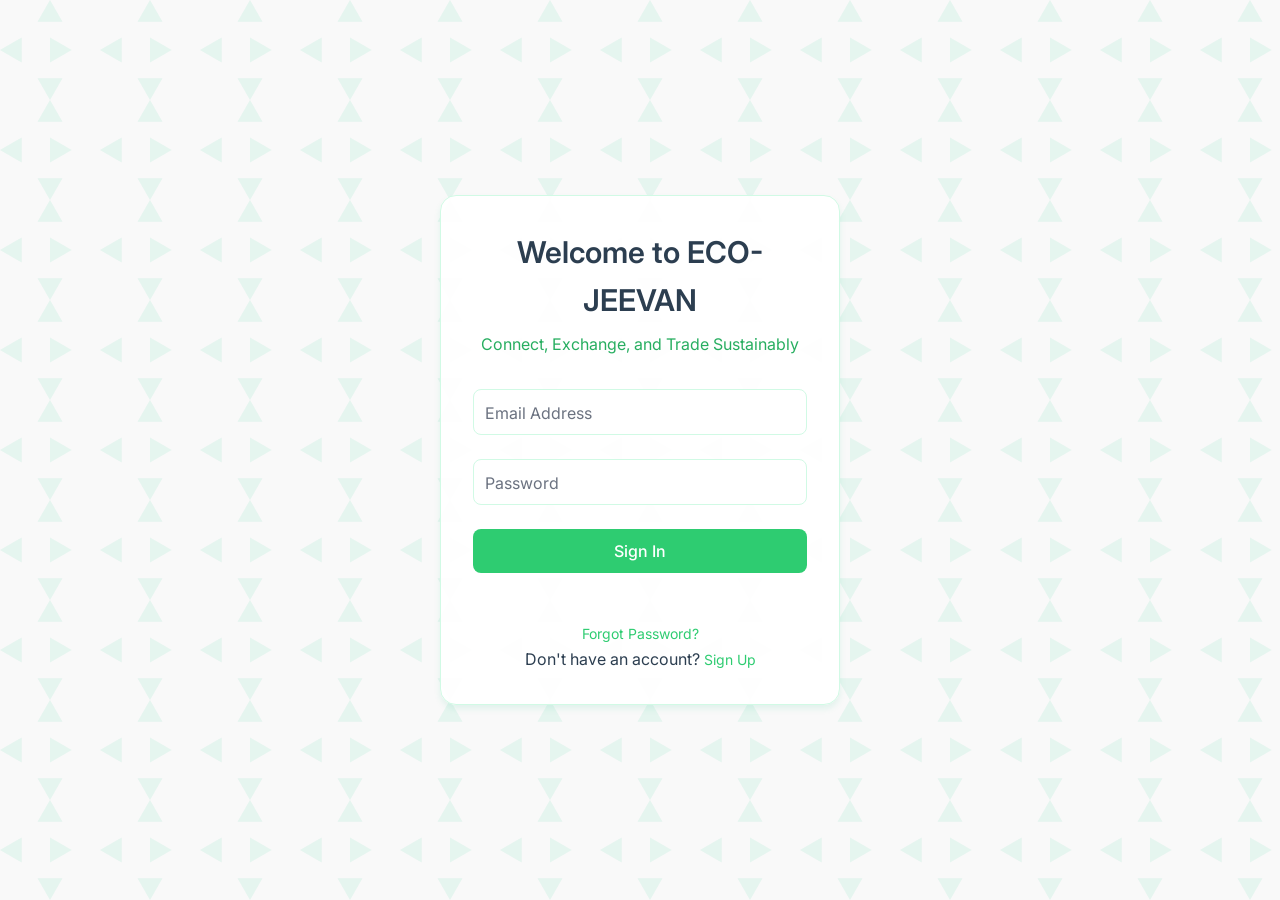
<file: index.html>
<!DOCTYPE html>
<html lang="en">

<head>
    <meta charset="UTF-8">
    <meta name="viewport" content="width=device-width, initial-scale=1.0">
    <title><U>ECO-JEEVAN</U>></title>
    <link rel="stylesheet" href="styles.css">
    <link href="https://fonts.googleapis.com/css2?family=Inter:wght@400;500;600&display=swap" rel="stylesheet">
    <script src="auth.js" defer></script>


</head>

<body style="opacity: 1">
    <div class="background-slideshow" id="backgroundSlideshow"></div>
    <nav class="navbar">
        <div class="logo">
            <h1>ECO-JEEVAN</h1>
        </div>
        <div class="nav-links">
            <a href="index.html"><u>Home</u></a>
            <a href="browse.html"><u>About</u></a>
            <a href="donation.html"><u>Donation</u> </a>
            <!--<a href="selling.html">Selling  </a>-->
            <a href="ewaste.html"><u>E-waste</u> </a>
            <a href="Refurbished.html"><u>Refurbished</u></a>
            <a href="profile.html" id="profileLink"><u>Profile</u></a>
            <!--<a href="login.html" id="logoutLink">Logout</a>-->
        </div>
    </nav>

    <main class="main-content">
        <div class="search-bar">
            <input type="text" placeholder="Search for sustainable items...">
            <select>
                <option value="all">All Categories</option>
                <option value="About E- Waste"> About E-Waste</option>
                <option value="Donation">Donation</option>
                <option value=" Refurbished">Refurbished</option>
                </option>
            </select>
        </div>
        <div>
            <h4 class="section-title">
                <i>
                  <b> <u> "Introduction....."</u></b>
                </i>
            </h4>
            <div class="category-card">
                <p>
                    <i>
                        <b>
                            Welcome to EcoRevive - Reuse. Refurbish. Recycle.

                            At EcoRevive, we believe in giving technology a second life. Our platform offers a smart,
                            sustainable solution for e-waste management-whether you're looking to donate unused
                            electronics, buy reliable refurbished products at great prices, or responsibly dispose of
                            old devices.

                            We connect donors, buyers, collectors, and certified dealers in one easy-to-use space. By
                            extending the life of electronics, we reduce waste, support communities, and protect the
                            environment.

                            Be a part of the change-donate, shop, or recycle today with EcoRevive.

                        </b>
                    </i>
                </p>

                <img scr="" alt="" height="">
            </div>
        </div>

        <!--#supporter's name and logo -->

        <section class="category-section">
            <h2 class="section-title">Suppoters </h2>
            <div class="category-grid">
                <div class="category-card">
                    <img src="assests/epa.png" />
                    <h3>EPA</h3>
                </div>
                <div class="category-card">
                    <img src="assests/gesp.png" />
                    <h3>GESP</h3>
                </div>
                <div class="category-card">
                    <img src="assests/iswa.png" />
                    <h3>ISWA</h3>
                </div>
                <div class="category-card">
                    <img src="assests/JSMCWM.png" />
                    <h3>JSMCWM</h3>
                </div>
                <div class="category-card">
                    <img src="assests/SAICM.png" />
                    <h3>SAICM</h3>
                </div>
                <div class="category-card">
                    <img src="assests/UNEMG.png" />
                    <h3>UNEMG</h3>
                </div>
                <div class="category-card">
                    <img src="assests/UNEP.png" />
                    <h3>UNEP</h3>
                </div>
            </div>
        </section>
        <!-- e waste details -->
        <div>
            <h4 class="section-title">
                <i>
                    <u><b>"E-Waste"</b></u>
                </i>
            </h4>
            <div class="category-card">
                <p>
                    <b>
                        <u>What is E-Waste?</u>
                        E-Waste (Electronic Waste) refers to discarded electrical or electronic devices. It includes
                        anything with a plug or battery that is no longer wanted or functioning.

                        <u>Examples:</u>

                        Computers, mobile phones, printers
                        <a href="browse.html">to read more.. </a>
                    </b>
                </p>
            </div>
        </div>
        <!--Iteams to buy sell or donate -->

        <!-- DONATION SECTIONS-->
        <section class="featured-section">
            <h2 class="section-title"><u>DONATION , SELLING , REFURNISHED PRODUCT</u> </h2>
            <div class="items-grid">
                <div class="item-card">
                    <div class="item-image">
                        <img src="assests/laptop.jpg" />
                    </div>
                    <div class="item-details">
                        <h3 class="item-title">Laptop </h3>
                        <p class="item-price"></p>
                        <p class="item-time">Click here to help someone usefull</p>
                        <button class="bid-btn">Contact us now</button>
                        <button class="details-btn">Direct Contact </button>
                    </div>
                </div>

                <div class="item-card">
                    <div class="item-image">
                        <img src="assests/keyboard.jpg" />
                    </div>
                    <div class="item-details">
                        <h3 class="item-title">Keyboard</h3>
                        <p class="item-price"></p>
                        <p class="item-time">Click here to help someone usefull</p>
                        <button class="bid-btn">Contact us now</button>
                        <button class="details-btn">Direct Contact </button>
                    </div>
                </div>

                <div class="item-card">
                    <div class="item-image">
                        <img src="assests/mouse.jpg" />
                    </div>
                    <div class="item-details">
                        <h3 class="item-title">Mouse</h3>
                        <p class="item-price"></p>
                        <p class="item-time">Click here to help someone usefull</p>
                        <button class="bid-btn">Contact us now</button>
                        <button class="details-btn">Direct Contact </button>
                    </div>

                </div>
                <!--       -->
                <div class="item-card">
                    <div class="item-image">
                        <img src="assests/monitor.jpg" />
                    </div>
                    <div class="item-details">
                        <h3 class="item-title">Monitor</h3>
                        <p class="item-price"></p>
                        <p class="item-time">Click here to help someone usefull</p>
                        <button class="bid-btn">Contact Us Now</button>
                        <button class="details-btn">Direct Contact</button>
                    </div>
                </div>
                <!--           -->
                <div class="item-card">
                    <div class="item-image">
                        <img src="assests/powersuply.jpg" />
                    </div>
                    <div class="item-details">
                        <h3 class="item-title">Power supply</h3>
                        <p class="item-price"></p>
                        <p class="item-time">Click here to help someone usefull</p>
                        <button class="bid-btn">Contact Us Now</button>
                        <button class="details-btn">Direct Contact</button>
                    </div>
                </div>

                <!-- SELLING ITEMS-->


            </div>
            <!--   why is it imp for india to have e waste manangement system -->
            <div>
                <h4 class="section-title">
                    <i>
                        <u>"Why is it imp for india to have E-Waste manangement system?..."</u>
                    </i>
                </h4>
                <div class="category-card">
                    <p>
                        <i>
                            <b>
                                "Why E-Waste is Crucial in India"
                                <br>
                                A. Environmental Concerns
                                <br>
                                Toxic Pollution: E-waste contains hazardous substances like lead, mercury, cadmium, and
                                brominated flame retardants, which contaminate soil, air, and water.

                                Air and Water Degradation: Burning or acid-leaching e-waste (common in informal sectors)
                                releases carcinogenic fumes and contaminates local water bodies.

                                Climate Impact: Poor disposal contributes to carbon emissions and long-term ecological
                                imbalance.
                                <br>


                            </b>
                        </i>
                    </p>
                </div>

        </section>
    </main>
    </div>


    <script>
        // Background slideshow functionality
        const backgrounds = [
            'url("[data-uri]") center/cover',
            // 'url("https://images.unsplash.com/photo-1542601906990-b4d3fb778b09?ixlib=rb-4.0.3&auto=format&fit=crop&w=1950&q=80") center/cover',
            //'url("https://images.unsplash.com/photo-1473973266408-ed4e27abdd47?ixlib=rb-4.0.3&auto=format&fit=crop&w=1950&q=80") center/cover',
            //'url("https://images.unsplash.com/photo-1550751827-4bd374c3f58b?ixlib=rb-4.0.3&auto=format&fit=crop&w=1950&q=80") center/cover'
        ];

        function createBackgroundSlides() {
            const container = document.getElementById('backgroundSlideshow');
            backgrounds.forEach((bg, index) => {
                const slide = document.createElement('div');
                slide.className = 'background-slide';
                slide.style.background = bg;
                slide.style.opacity = index === 0 ? '1' : '0';
                container.appendChild(slide);
            });
        }

        function rotateBackgrounds() {
            const slides = document.querySelectorAll('.background-slide');
            let currentSlide = 0;
            setInterval(() => {
                slides[currentSlide].style.opacity = '0';
                currentSlide = (currentSlide + 1) % slides.length;
                slides[currentSlide].style.opacity = '1';
            }, 10000);
        }

        document.addEventListener('DOMContentLoaded', () => {
            createBackgroundSlides();
            rotateBackgrounds();
        });

        // Add page transition effect
        document.querySelectorAll('a').forEach(link => {
            link.addEventListener('click', function (e) {
                if (this.getAttribute('href') !== '#') {
                    e.preventDefault();
                    document.body.style.opacity = '0';
                    setTimeout(() => {
                        window.location.href = this.getAttribute('href');
                    }, 500);
                }
            });
        });

        // Fade in on page load
        window.addEventListener('load', () => {
            document.body.style.opacity = '1';
        });
    </script>
</body>

</html>
</file>
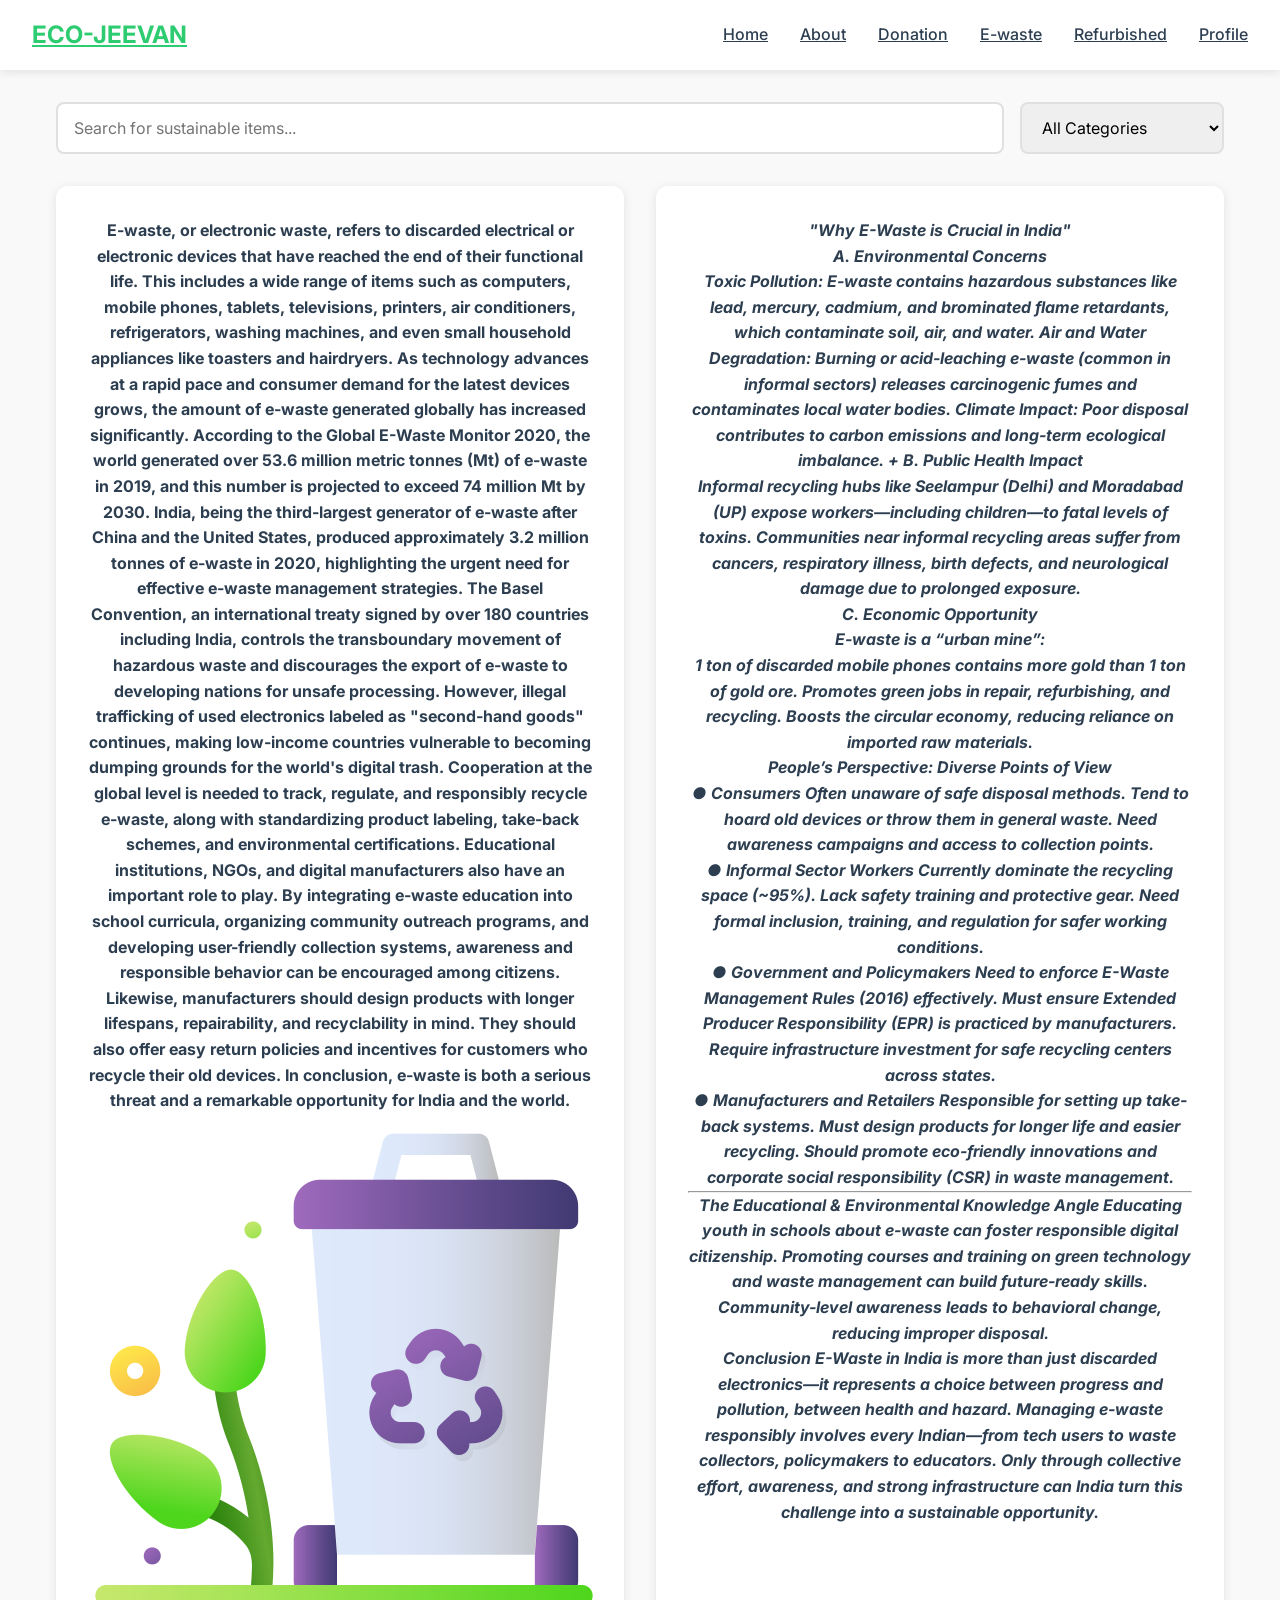
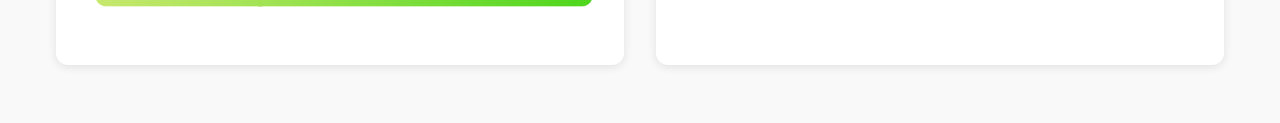
<file: browse.html>
<!DOCTYPE html>
<html lang="en">

<head>
    <meta charset="UTF-8">
    <meta name="viewport" content="width=device-width, initial-scale=1.0">
    <title><U>EC0-JEEVAN</U> </title>
    <link rel="stylesheet" href="styles.css">
    <link href="https://fonts.googleapis.com/css2?family=Inter:wght@400;500;600&display=swap" rel="stylesheet">
    <script src="auth.js" defer></script>
</head>

<body>
    <div class="background-slideshow" id="backgroundSlideshow"></div>
    <nav class="navbar">
        <div class="logo">
            <h1><u>ECO-JEEVAN</u></h1>
        </div>
        <div class="nav-links">
            <a href="index.html"><u>Home</u></a>
            <a href="browse.html"><u>About</u></a>
            <a href="donation.html"><u>Donation</u> </a>
            <!--<a href="selling.html">Selling  </a>-->
            <a href="ewaste.html"><u>E-waste</u> </a>
            <a href="Refurbished.html"><u>Refurbished</u></a>
            <a href="profile.html" id="profileLink"><u>Profile</u></a>
            <!--<a href="login.html" id="logoutLink">Logout</a>-->
        </div>
    </nav>

    <main class="main-content">
        <div class="search-bar">
            <input type="text" placeholder="Search for sustainable items...">
            <select>
                <option value="all">All Categories</option>
                <option value="electronics">Electronics</option>
                <option value="fashion">Sustainable Fashion</option>
                <option value="home">Eco Home</option>
                <option value="garden">Garden & Plants</option>
            </select>
        </div>

        <div class="items-grid">
            <!-- More items will be dynamically added here -->
            <div class="category-card">
                <p>
                    <b>
                        E-waste, or electronic waste, refers to discarded electrical
                        or electronic devices that have reached the end of their functional life. This includes a wide
                        range of items such as computers,
                        mobile phones, tablets, televisions, printers, air conditioners, refrigerators, washing
                        machines, and even small household appliances
                        like toasters and hairdryers. As technology advances at a rapid pace and consumer demand for the
                        latest devices grows, the amount of
                        e-waste generated globally has increased significantly.
                        According to the Global E-Waste Monitor 2020, the world generated over 53.6 million metric
                        tonnes (Mt) of e-waste in 2019, and this number is
                        projected to
                        exceed 74 million Mt by 2030. India,
                        being the third-largest generator of e-waste after China and the United States, produced
                        approximately 3.2 million tonnes of e-waste in 2020,
                        highlighting the urgent need for effective e-waste management strategies.
                        The Basel Convention, an international treaty signed by over 180 countries including India,
                        controls the transboundary movement of hazardous waste
                        and discourages the export of e-waste to developing nations for unsafe processing.
                        However, illegal trafficking of used electronics labeled as "second-hand goods" continues,
                        making low-income countries vulnerable to becoming dumping
                        grounds for the world's digital trash. Cooperation at the global level is needed
                        to track, regulate, and responsibly recycle e-waste, along with standardizing product labeling,
                        take-back schemes, and environmental certifications.
                        Educational institutions, NGOs, and digital manufacturers also have an important role to play.
                        By integrating e-waste education into school curricula,
                        organizing community outreach programs, and developing user-friendly collection systems,
                        awareness and responsible behavior can be encouraged among citizens.
                        Likewise, manufacturers should design products with longer lifespans, repairability, and
                        recyclability in mind. They should also offer easy return policies
                        and incentives for customers who recycle their old devices.
                        In conclusion, e-waste is both a serious threat and a remarkable opportunity for India and the
                        world.
                        <br>
                        <img src="assests/dustbin.png" />

                    </b>
                </p>

            </div>
            <div class="category-card">
                <p>
                    <i>
                        <b>
                            "Why E-Waste is Crucial in India"
                            <br>
                            A. Environmental Concerns
                            <br>
                            Toxic Pollution: E-waste contains hazardous substances like lead, mercury, cadmium, and
                            brominated flame retardants, which contaminate soil, air, and water.

                            Air and Water Degradation: Burning or acid-leaching e-waste (common in informal sectors)
                            releases carcinogenic fumes and contaminates local water bodies.

                            Climate Impact: Poor disposal contributes to carbon emissions and long-term ecological
                            imbalance. +

                            B. Public Health Impact
                            <br>
                            Informal recycling hubs like Seelampur (Delhi) and Moradabad (UP) expose workers—including
                            children—to fatal levels of toxins.

                            Communities near informal recycling areas suffer from cancers, respiratory illness, birth
                            defects, and neurological damage due to prolonged exposure.
                            <br>
                            C. Economic Opportunity
                            <br>
                            E-waste is a “urban mine”:
                            <br>
                            1 ton of discarded mobile phones contains more gold than 1 ton of gold ore.

                            Promotes green jobs in repair, refurbishing, and recycling.

                            Boosts the circular economy, reducing reliance on imported raw materials.
                            <br>
                            People’s Perspective: Diverse Points of View
                            <br>
                            ● Consumers
                            Often unaware of safe disposal methods.

                            Tend to hoard old devices or throw them in general waste.

                            Need awareness campaigns and access to collection points.
                            <br>
                            ● Informal Sector Workers
                            Currently dominate the recycling space (~95%).

                            Lack safety training and protective gear.

                            Need formal inclusion, training, and regulation for safer working conditions.
                            <br>
                            ● Government and Policymakers
                            Need to enforce E-Waste Management Rules (2016) effectively.

                            Must ensure Extended Producer Responsibility (EPR) is practiced by manufacturers.

                            Require infrastructure investment for safe recycling centers across states.
                            <br>
                            ● Manufacturers and Retailers
                            Responsible for setting up take-back systems.

                            Must design products for longer life and easier recycling.

                            Should promote eco-friendly innovations and corporate social responsibility (CSR) in waste
                            management.
                            <br>
                            <hr>
                            The Educational & Environmental Knowledge Angle
                            Educating youth in schools about e-waste can foster responsible digital citizenship.

                            Promoting courses and training on green technology and waste management can build
                            future-ready skills.

                            Community-level awareness leads to behavioral change, reducing improper disposal.
                            <br>
                            Conclusion
                            E-Waste in India is more than just discarded electronics—it represents a choice between
                            progress and pollution, between health and hazard. Managing e-waste responsibly involves
                            every Indian—from tech users to waste collectors, policymakers to educators. Only through
                            collective effort, awareness, and strong infrastructure can India turn this challenge into a
                            sustainable opportunity.


                        </b>
                    </i>
                </p>
            </div>
        </div>
        <br>
    </main>

    <script>
        // Background slideshow functionality
        const backgrounds = [
            'url("https://images.unsplash.com/photo-1542601906990-b4d3fb778b09?ixlib=rb-4.0.3&auto=format&fit=crop&w=1950&q=80") center/cover',
            'url("https://images.unsplash.com/photo-1473973266408-ed4e27abdd47?ixlib=rb-4.0.3&auto=format&fit=crop&w=1950&q=80") center/cover',
            'url("https://images.unsplash.com/photo-1550751827-4bd374c3f58b?ixlib=rb-4.0.3&auto=format&fit=crop&w=1950&q=80") center/cover'
        ];

        function createBackgroundSlides() {
            const container = document.getElementById('backgroundSlideshow');
            backgrounds.forEach((bg, index) => {
                const slide = document.createElement('div');
                slide.className = 'background-slide';
                slide.style.background = bg;
                slide.style.opacity = index === 0 ? '1' : '0';
                container.appendChild(slide);
            });
        }

        function rotateBackgrounds() {
            const slides = document.querySelectorAll('.background-slide');
            let currentSlide = 0;
            setInterval(() => {
                slides[currentSlide].style.opacity = '0';
                currentSlide = (currentSlide + 1) % slides.length;
                slides[currentSlide].style.opacity = '1';
            }, 10000);
        }

        document.addEventListener('DOMContentLoaded', () => {
            createBackgroundSlides();
            rotateBackgrounds();
        });

        // Add page transition effect
        document.querySelectorAll('a').forEach(link => {
            link.addEventListener('click', function (e) {
                if (this.getAttribute('href') !== '#') {
                    e.preventDefault();
                    document.body.style.opacity = '0';
                    setTimeout(() => {
                        window.location.href = this.getAttribute('href');
                    }, 500);
                }
            });
        });

        // Fade in on page load
        window.addEventListener('load', () => {
            document.body.style.opacity = '1';
        });
    </script>
</body>

</html>
</file>
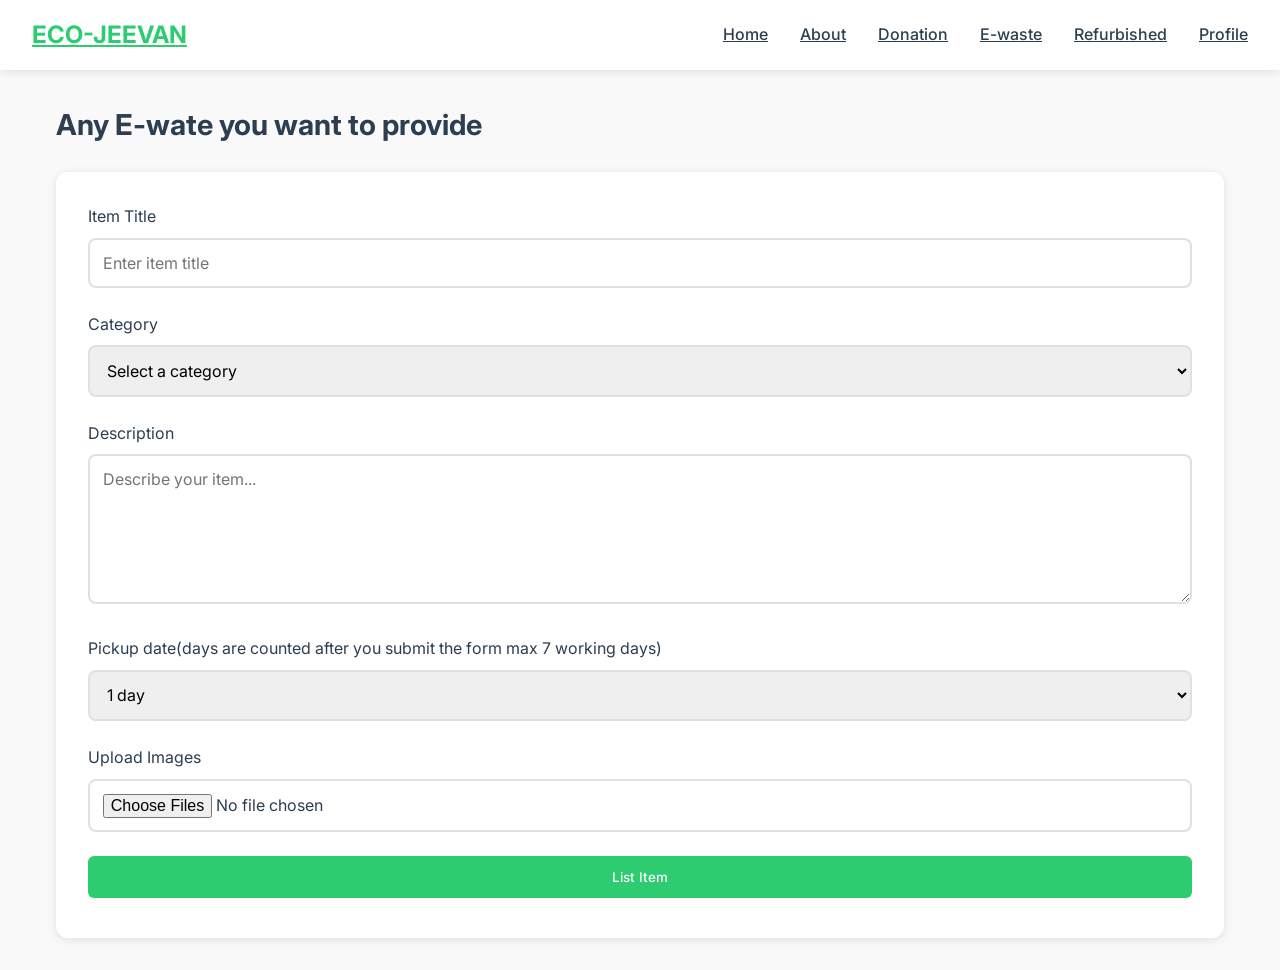
<file: donation.html>
<!DOCTYPE html>
<html lang="en">
<head>
    <meta charset="UTF-8">
    <meta name="viewport" content="width=device-width, initial-scale=1.0">
    <title><U>ECO-JEEVAN</U></title>
    <link rel="stylesheet" href="styles.css">
    <link href="https://fonts.googleapis.com/css2?family=Inter:wght@400;500;600&display=swap" rel="stylesheet">
    <script src="auth.js" defer></script>
</head>
<body>
    <div class="background-slideshow" id="backgroundSlideshow"></div>
    <nav class="navbar">
        <div class="logo">
            <h1><U>ECO-JEEVAN</U></h1>
        </div>
        <div class="nav-links">
            <a href="index.html"><u>Home</u></a>
            <a href="browse.html"><u>About</u></a>
            <a href="donation.html"><u>Donation</u> </a>
            <!--<a href="selling.html">Selling  </a>-->
            <a href="ewaste.html"><u>E-waste</u> </a>
            <a href="Refurbished.html"><u>Refurbished</u></a>
            <a href="profile.html" id="profileLink"><u>Profile</u></a>
           <!-- <a href="login.html" id="logoutLink">Logout</a>-->
        </div>
    </nav>

    <main class="main-content">
        <h2 class="section-title">Any E-wate you want to provide  </h2>
        <form class="sell-form">
            <div class="form-group">
                <label for="title">Item Title</label>
                <input type="text" id="title" required placeholder="Enter item title">
            </div>
            
            <div class="form-group">
                <label for="category">Category</label>
                <select id="category" required>
                    <option value="">Select a category</option>
                    <option value="laptop">laptop</option>
                    <option value=">keyboard">keyboard</option>
                    <option value="mouse">mouse</option>
                    <option value="speakers">speakers</option>
                    <option value="Television">Television</option>
                    <option value="mobile phone">mobile phone</option>
                    <option value="other">Other</option>
                </select>
            </div>

            <div class="form-group">
                <label for="description">Description</label>
                <textarea id="description" required placeholder="Describe your item..."></textarea>
            </div>

           <!-- <div class="form-group">
                <label for="startingPrice">Starting Price ($)</label>
                <input type="number" id="startingPrice" required min="1" step="0.01">
            </div>
            --->

            <div class="form-group">
                <label for="duration">Pickup date(days are counted after you submit the form max 7 working days)</label>
                <select id="duration" required>
                    <option value="1">1 day</option>
                    <option value="3">3 days</option>
                    <option value="7">7 days</option>
                    <option value="14">14 days</option>
                </select>
            </div>

            <div class="form-group">
                <label for="images">Upload Images</label>
                <input type="file" id="images" accept="image/*" multiple>
            </div>

            <button type="submit" class="bid-btn">List Item</button>
        </form>
    </main>

    <script>
        // Background slideshow functionality
        const backgrounds = [
            'url("https://images.unsplash.com/photo-1542601906990-b4d3fb778b09?ixlib=rb-4.0.3&auto=format&fit=crop&w=1950&q=80") center/cover',
            'url("https://images.unsplash.com/photo-1473973266408-ed4e27abdd47?ixlib=rb-4.0.3&auto=format&fit=crop&w=1950&q=80") center/cover',
            'url("https://images.unsplash.com/photo-1550751827-4bd374c3f58b?ixlib=rb-4.0.3&auto=format&fit=crop&w=1950&q=80") center/cover'
        ];

        function createBackgroundSlides() {
            const container = document.getElementById('backgroundSlideshow');
            backgrounds.forEach((bg, index) => {
                const slide = document.createElement('div');
                slide.className = 'background-slide';
                slide.style.background = bg;
                slide.style.opacity = index === 0 ? '1' : '0';
                container.appendChild(slide);
            });
        }

        function rotateBackgrounds() {
            const slides = document.querySelectorAll('.background-slide');
            let currentSlide = 0;
            setInterval(() => {
                slides[currentSlide].style.opacity = '0';
                currentSlide = (currentSlide + 1) % slides.length;
                slides[currentSlide].style.opacity = '1';
            }, 10000);
        }

        document.addEventListener('DOMContentLoaded', () => {
            createBackgroundSlides();
            rotateBackgrounds();

            // Form submission handler
            document.querySelector('.sell-form').addEventListener('submit', (e) => {
                e.preventDefault();
                alert('Listing feature coming soon!');
            });
        });

        // Add page transition effect
        document.querySelectorAll('a').forEach(link => {
            link.addEventListener('click', function(e) {
                if (this.getAttribute('href') !== '#') {
                    e.preventDefault();
                    document.body.style.opacity = '0';
                    setTimeout(() => {
                        window.location.href = this.getAttribute('href');
                    }, 500);
                }
            });
        });

        // Fade in on page load
        window.addEventListener('load', () => {
            document.body.style.opacity = '1';
        });
    </script>
</body>
</html>
</file>
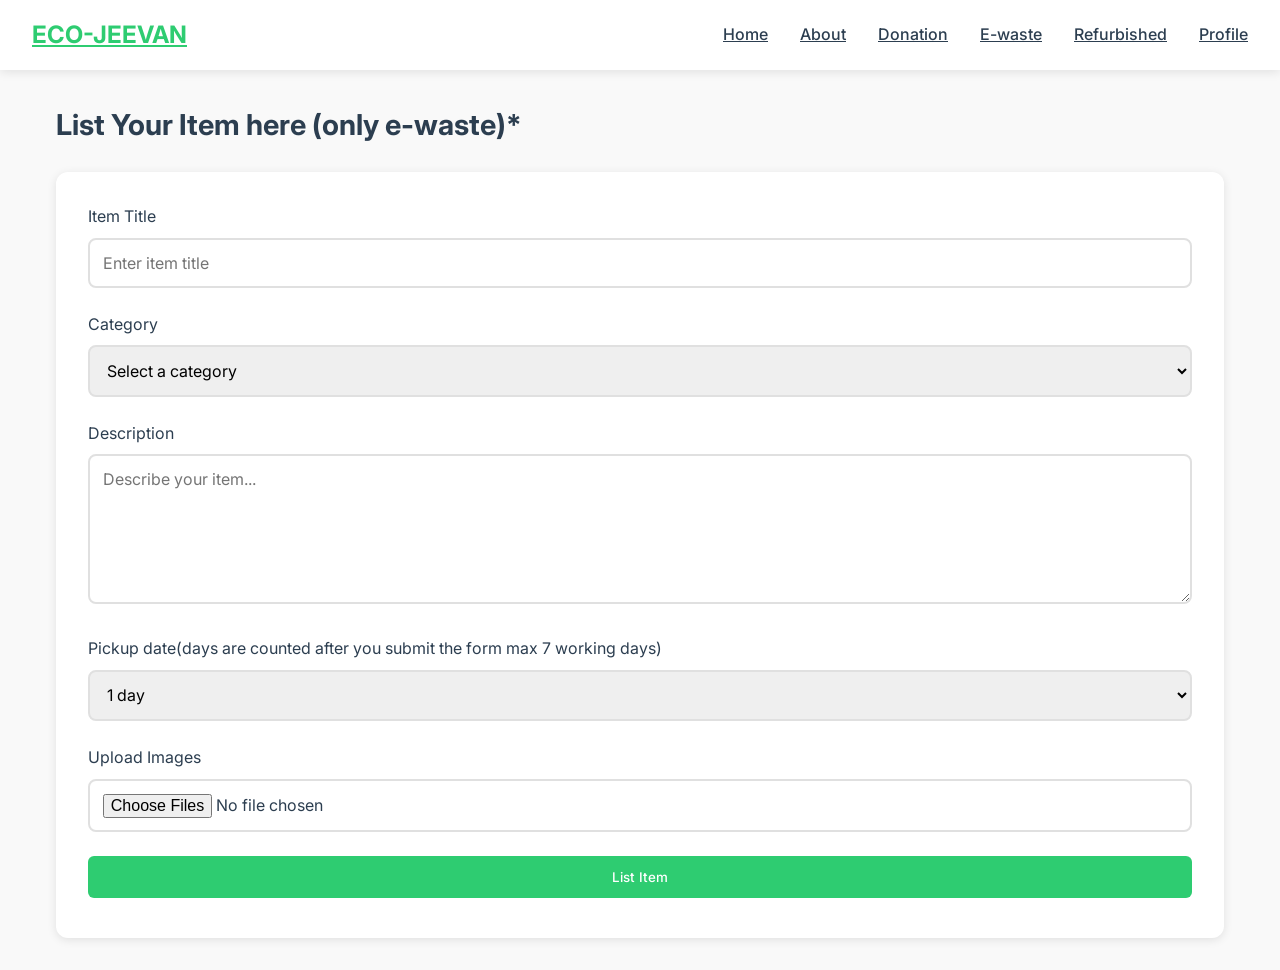
<file: ewaste.html>
<!DOCTYPE html>
<html lang="en">
<head>
    <meta charset="UTF-8">
    <meta name="viewport" content="width=device-width, initial-scale=1.0">
    <title><U>ECO-JEEVAN</U></title>
    <link rel="stylesheet" href="styles.css">
    <link href="https://fonts.googleapis.com/css2?family=Inter:wght@400;500;600&display=swap" rel="stylesheet">
    <script src="auth.js" defer></script>
</head>
<body>
    <div class="background-slideshow" id="backgroundSlideshow"></div>
    <nav class="navbar">
        <div class="logo">
            <h1><U>ECO-JEEVAN</U></h1>
        </div>
        <div class="nav-links">
            <a href="index.html"><u>Home</u></a>
            <a href="browse.html"><u>About</u></a>
            <a href="donation.html"><u>Donation</u> </a>
            <!--<a href="selling.html">Selling  </a>-->
            <a href="ewaste.html"><u>E-waste</u> </a>
            <a href="Refurbished.html"><u>Refurbished</u></a>
            <a href="profile.html" id="profileLink"><u>Profile</u></a>
            <!--<a href="login.html" id="logoutLink">Logout</a>-->
        </div>
    </nav>

    <main class="main-content">
        <h2 class="section-title">List Your Item here (only e-waste)*</h2>
        <form class="sell-form">
            <div class="form-group">
                <label for="title">Item Title</label>
                <input type="text" id="title" required placeholder="Enter item title">
            </div>
            
            <div class="form-group">
                <label for="category">Category</label>
                <select id="category" required>
                    <option value="">Select a category</option>
                    <option value="laptop">laptop</option>
                    <option value=">keyboard">keyboard</option>
                    <option value="mouse">mouse</option>
                    <option value="speakers">speakers</option>
                    <option value="Television">Television</option>
                    <option value="mobile phone">mobile phone</option>
                    <option value="other">batteries</option>
                    <option value="other">Fridge Components</option>
                    <option value="other">Motors</option>
                    <option value="other">Cable wires</option>
                    <option value="other">LED bulb</option>
                    <option value="other">Other</option>
                </select>
            </div>

            <div class="form-group">
                <label for="description">Description</label>
                <textarea id="description" required placeholder="Describe your item..."></textarea>
            </div>

           <!-- <div class="form-group">
                <label for="startingPrice">Starting Price ($)</label>
                <input type="number" id="startingPrice" required min="1" step="0.01">
            </div>
            --->

            <div class="form-group">
                <label for="duration">Pickup date(days are counted after you submit the form max 7 working days)</label>
                <select id="duration" required>
                    <option value="1">1 day</option>
                    <option value="3">3 days</option>
                    <option value="7">7 days</option>
                    <option value="14">14 days</option>
                </select>
            </div>

            <div class="form-group">
                <label for="images">Upload Images</label>
                <input type="file" id="images" accept="image/*" multiple>
            </div>

            <button type="submit" class="bid-btn">List Item</button>
        </form>
    </main>

    <script>
        // Background slideshow functionality
        const backgrounds = [
            'url("https://images.unsplash.com/photo-1542601906990-b4d3fb778b09?ixlib=rb-4.0.3&auto=format&fit=crop&w=1950&q=80") center/cover',
            'url("https://images.unsplash.com/photo-1473973266408-ed4e27abdd47?ixlib=rb-4.0.3&auto=format&fit=crop&w=1950&q=80") center/cover',
            'url("https://images.unsplash.com/photo-1550751827-4bd374c3f58b?ixlib=rb-4.0.3&auto=format&fit=crop&w=1950&q=80") center/cover'
        ];

        function createBackgroundSlides() {
            const container = document.getElementById('backgroundSlideshow');
            backgrounds.forEach((bg, index) => {
                const slide = document.createElement('div');
                slide.className = 'background-slide';
                slide.style.background = bg;
                slide.style.opacity = index === 0 ? '1' : '0';
                container.appendChild(slide);
            });
        }

        function rotateBackgrounds() {
            const slides = document.querySelectorAll('.background-slide');
            let currentSlide = 0;
            setInterval(() => {
                slides[currentSlide].style.opacity = '0';
                currentSlide = (currentSlide + 1) % slides.length;
                slides[currentSlide].style.opacity = '1';
            }, 10000);
        }

        document.addEventListener('DOMContentLoaded', () => {
            createBackgroundSlides();
            rotateBackgrounds();

            // Form submission handler
            document.querySelector('.sell-form').addEventListener('submit', (e) => {
                e.preventDefault();
                alert('Listing feature coming soon!');
            });
        });

        // Add page transition effect
        document.querySelectorAll('a').forEach(link => {
            link.addEventListener('click', function(e) {
                if (this.getAttribute('href') !== '#') {
                    e.preventDefault();
                    document.body.style.opacity = '0';
                    setTimeout(() => {
                        window.location.href = this.getAttribute('href');
                    }, 500);
                }
            });
        });

        // Fade in on page load
        window.addEventListener('load', () => {
            document.body.style.opacity = '1';
        });
    </script>
</body>
</html>
</file>
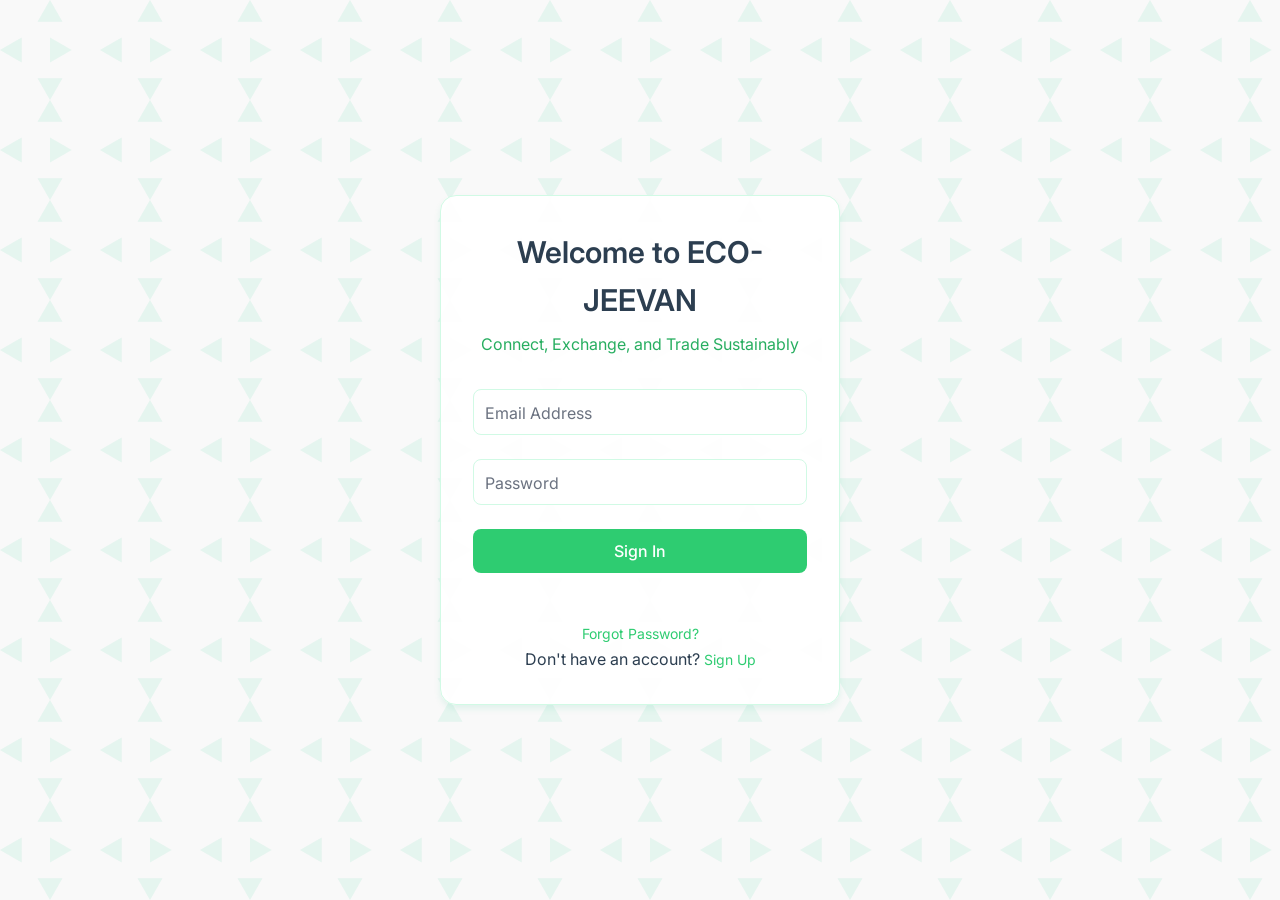
<file: login.html>
<!DOCTYPE html>
<html lang="en">
<head>
    <meta charset="UTF-8">
    <meta name="viewport" content="width=device-width, initial-scale=1.0">
    <title>Login ECO-JEEVAN</title>
    <link rel="stylesheet" href="login.css">
    <link rel="stylesheet" href="styles.css">
    <link href="https://fonts.googleapis.com/css2?family=Inter:wght@400;500;600&display=swap" rel="stylesheet">
    <script src="auth.js" defer></script>
</head>
<body>
    <div class="auth-container">
        <div class="auth-card">
            <div class="auth-header">
                <h1 class="auth-title">Welcome to ECO-JEEVAN</h1>
                <p class="auth-subtitle">Connect, Exchange, and Trade Sustainably</p>
            </div>
            <form class="auth-form" id="loginForm">
                <div class="form-group">
                    <input type="email" id="email" name="email" placeholder=" " required>
                    <label for="email">Email Address</label>
                </div>
                <div class="form-group">
                    <input type="password" id="password" name="password" placeholder=" " required>
                    <label for="password">Password</label>
                </div>
                <button type="submit" class="auth-button">Sign In</button>
                <div class="auth-links">
                    <a href="#" id="forgotPassword">Forgot Password?</a>
                    <br>
                    <span>Don't have an account? </span>
                    <a href="register.html">Sign Up</a>
                </div>
            </form>
        </div>
    </div>
    <script>
        
            
        // Initialize page visibility
        document.body.style.opacity = '10';
    </script>
</body>
</html>
</file>
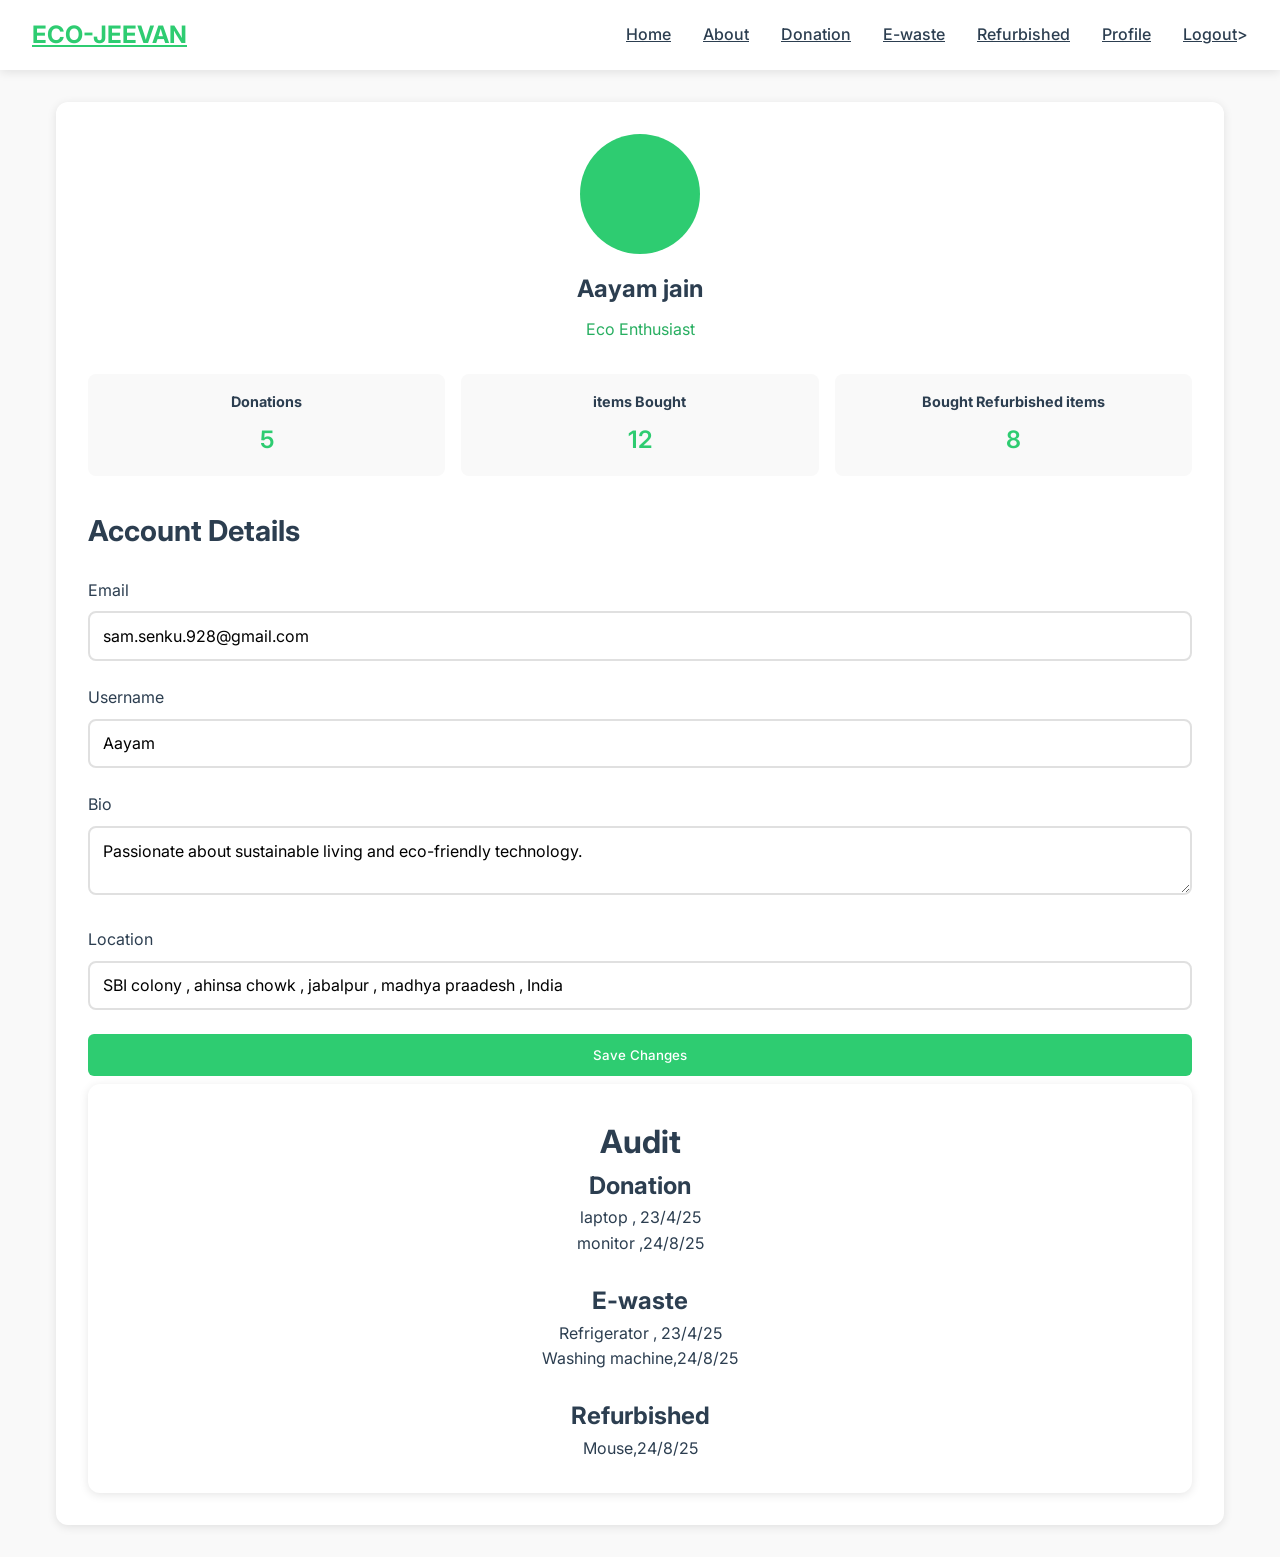
<file: profile.html>
<!DOCTYPE html>
<html lang="en">
<head>
    <meta charset="UTF-8">
    <meta name="viewport" content="width=device-width, initial-scale=1.0">
    <title>Profile - ECO-JEEVAN</title>
    <link rel="stylesheet" href="styles.css">
    <link href="https://fonts.googleapis.com/css2?family=Inter:wght@400;500;600&display=swap" rel="stylesheet">
    <script src="auth.js" defer></script>
</head>
<body>
    <div class="background-slideshow" id="backgroundSlideshow"></div>
    <nav class="navbar">
        <div class="logo">
            <h1><U>ECO-JEEVAN</U></h1>
        </div>
        <div  class="nav-links">
            <a href="index.html"><u>Home</u></a>
            <a href="browse.html"><u>About</u></a>
            <a href="donation.html"><u>Donation</u> </a>
            <!--<a href="selling.html">Selling  </a>-->
            <a href="ewaste.html"><u>E-waste</u> </a>
            <a href="Refurbished.html"><u>Refurbished</u></a>
            <a href="profile.html" id="profileLink"><u>Profile</u></a>
            <a href="login.html" id="logoutLink"><U>Logout</U>></a>
    </nav>

    <main class="main-content">
        <div class="profile-container">
            <div class="profile-header">
                <div class="profile-avatar">
                    <span></span>
                </div>
                <h2 class="profile-name">Aayam jain</h2>
                <p class="profile-status">Eco Enthusiast</p>
            </div>

            <div class="profile-stats">
                <div class="stat-card">
                    <h3>Donations</h3>
                    <p>5</p>
                </div>
                <div class="stat-card">
                    <h3>items Bought </h3>
                    <p>12</p>
                </div>
                <div class="stat-card">
                    <h3>Bought Refurbished items</h3>
                    <p>8</p>
                </div>
            </div>

            <div class="profile-details">
                <h3 class="section-title">Account Details</h3>
                <form class="profile-form">
                    <div class="form-group">
                        <label for="email">Email</label>
                        <input type="email" id="email" value="sam.senku.928@gmail.com" readonly>
                    </div>
                    <div class="form-group">
                        <label for="username">Username</label>
                        <input type="text" id="username" value="Aayam ">
                    </div>
                    <div class="form-group">
                        <label for="bio">Bio</label>
                        <textarea id="bio" placeholder="Tell us about yourself...">Passionate about sustainable living and eco-friendly technology.</textarea>
                    </div>
                    <div class="form-group">
                        <label for="location">Location</label>
                        <input type="text" id="location" value="SBI colony , ahinsa chowk , jabalpur , madhya praadesh , India ">
                    </div>
                    <button type="submit" class="bid-btn">Save Changes</button>
                </form>
            </div>
            
        <div class="category-card">
            <h1> Audit</h1>
                <h2> Donation</h2>
                <ul>
                    laptop , 23/4/25 
                    <br> 
                    monitor ,24/8/25
                </ul>
                <br>
                <h2> E-waste</h2>
                <ul>
                    Refrigerator , 23/4/25 
                    <br> 
                    Washing machine,24/8/25
                </ul>
                <br>
                <h2>Refurbished</h2>
                <ul>
                    Mouse,24/8/25
                </ul>
        
        </div>
    </main>

    <script>
        // Background slideshow functionality
        const backgrounds = [
            'url("https://images.unsplash.com/photo-1542601906990-b4d3fb778b09?ixlib=rb-4.0.3&auto=format&fit=crop&w=1950&q=80") center/cover',
            'url("https://images.unsplash.com/photo-1473973266408-ed4e27abdd47?ixlib=rb-4.0.3&auto=format&fit=crop&w=1950&q=80") center/cover',
            'url("https://images.unsplash.com/photo-1550751827-4bd374c3f58b?ixlib=rb-4.0.3&auto=format&fit=crop&w=1950&q=80") center/cover'
        ];

        function createBackgroundSlides() {
            const container = document.getElementById('backgroundSlideshow');
            backgrounds.forEach((bg, index) => {
                const slide = document.createElement('div');
                slide.className = 'background-slide';
                slide.style.background = bg;
                slide.style.opacity = index === 0 ? '1' : '0';
                container.appendChild(slide);
            });
        }

        function rotateBackgrounds() {
            const slides = document.querySelectorAll('.background-slide');
            let currentSlide = 0;
            setInterval(() => {
                slides[currentSlide].style.opacity = '0';
                currentSlide = (currentSlide + 1) % slides.length;
                slides[currentSlide].style.opacity = '1';
            }, 10000);
        }

        document.addEventListener('DOMContentLoaded', () => {
            createBackgroundSlides();
            rotateBackgrounds();

            // Form submission handler
            document.querySelector('.profile-form').addEventListener('submit', (e) => {
                e.preventDefault();
                alert('Profile updated successfully!');
            });
        });

        // Add page transition effect
        document.querySelectorAll('a').forEach(link => {
            link.addEventListener('click', function(e) {
                if (this.getAttribute('href') !== '#') {
                    e.preventDefault();
                    document.body.style.opacity = '0';
                    setTimeout(() => {
                        window.location.href = this.getAttribute('href');
                    }, 500);
                }
            });
        });

        // Fade in on page load
        window.addEventListener('load', () => {
            document.body.style.opacity = '1';
        });
    </script>
</body>
</html>
</file>
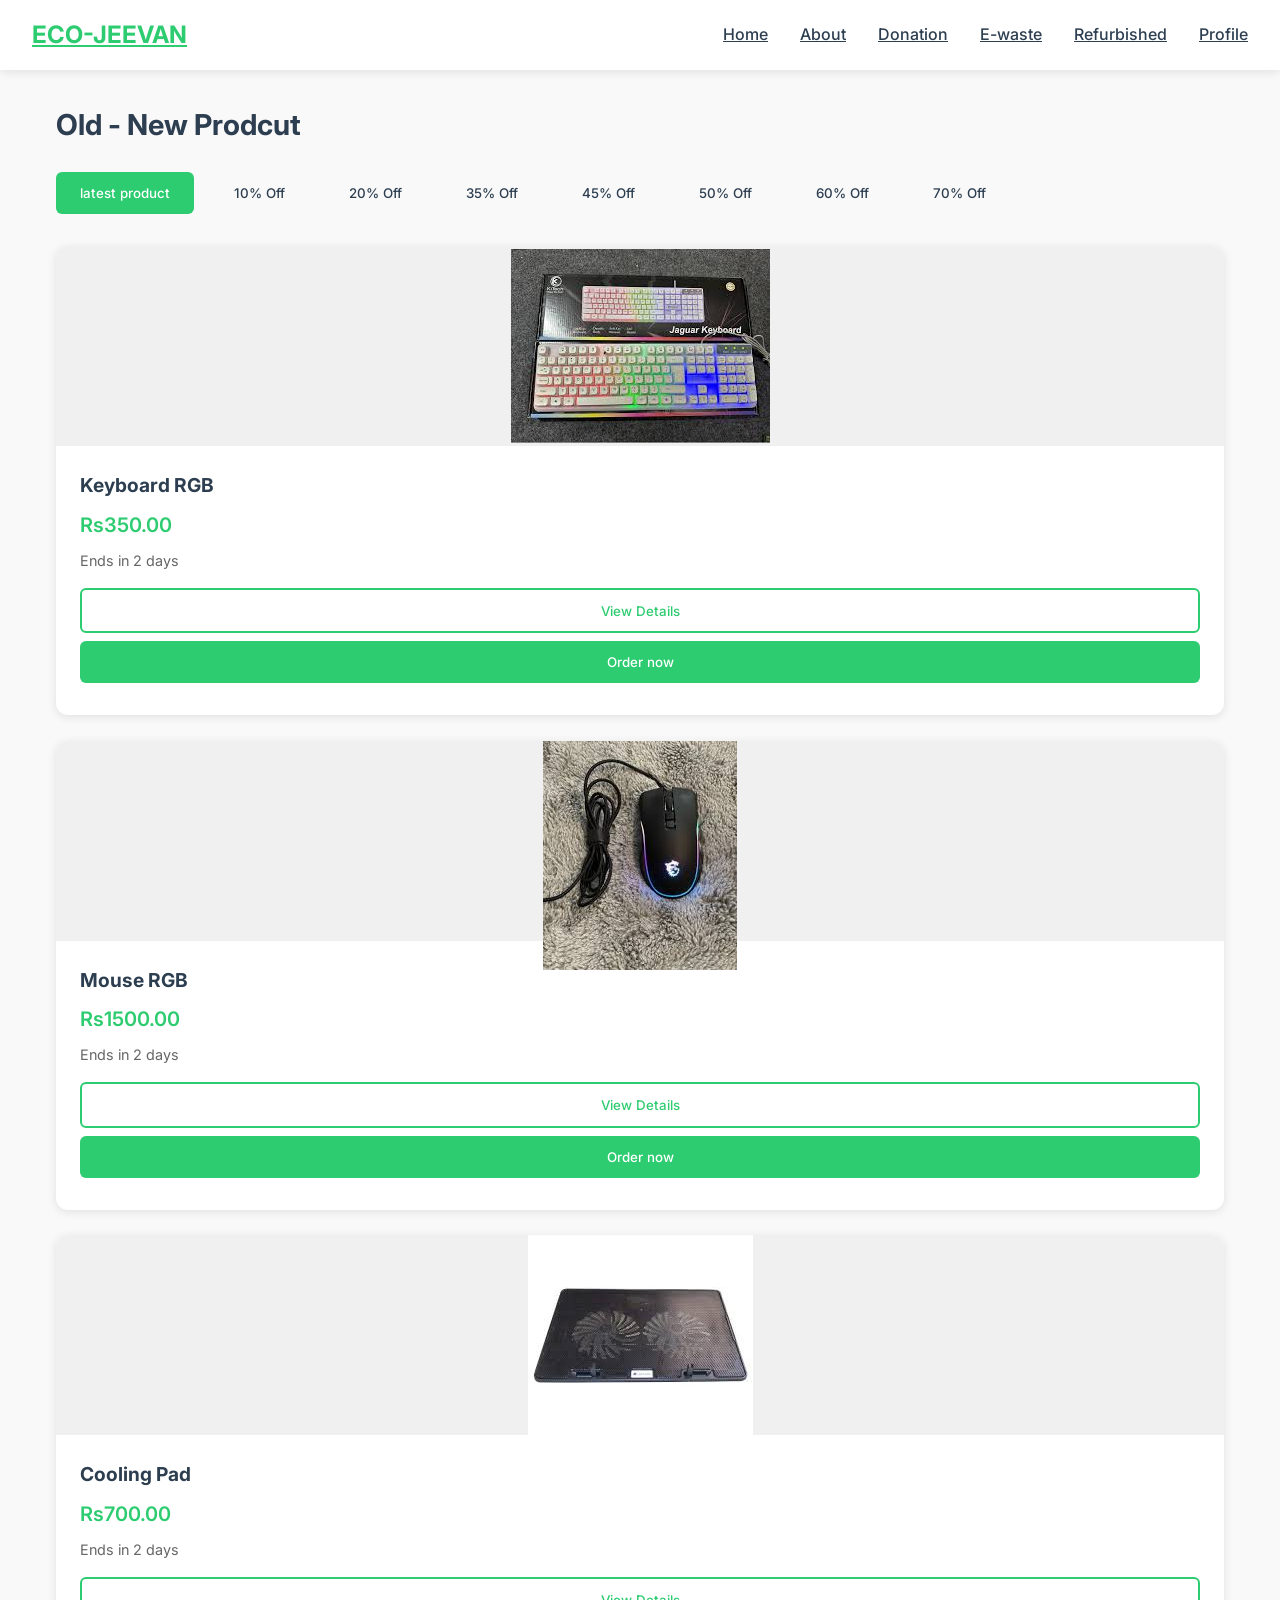
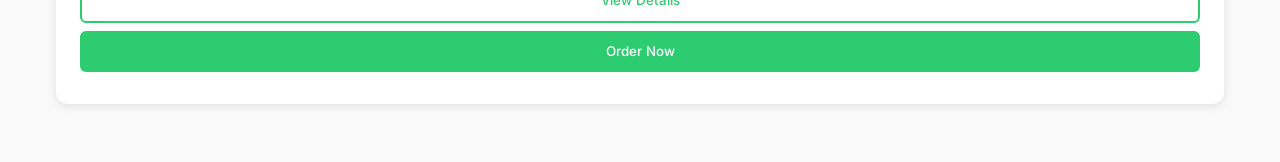
<file: Refurbished.html>
<!DOCTYPE html>
<html lang="en">
<head>
    <meta charset="UTF-8">
    <meta name="viewport" content="width=device-width, initial-scale=1.0">
    <title><U>ECO-JEEVAN</U> </title>
    <link rel="stylesheet" href="styles.css">
    <link href="https://fonts.googleapis.com/css2?family=Inter:wght@400;500;600&display=swap" rel="stylesheet">
    <script src="auth.js" defer></script>
</head>
<body>
    <div class="background-slideshow" id="backgroundSlideshow"></div>
    <nav class="navbar">
        <div class="logo">
            <h1><U>ECO-JEEVAN</U></h1>
        </div>
        <div class="nav-links">
           
            <a href="index.html"><u>Home</u></a>
            <a href="browse.html"><u>About</u></a>
            <a href="donation.html"><u>Donation</u> </a>
            <!--<a href="selling.html">Selling  </a>-->
            <a href="ewaste.html"><u>E-waste</u> </a>
            <a href="Refurbished.html"><u>Refurbished</u></a>
            <a href="profile.html" id="profileLink"><u>Profile</u></a>
            <!--<a href="login.html" id="logoutLink">Logout</a>-->
        </div>
    </nav>

    <main class="main-content">
        <h2 class="section-title">Old - New Prodcut</h2>
        
        <div class="auction-tabs">
            <button class="tab-btn active" data-tab="Latest product">latest product</button>
            <button class="tab-btn" data-tab="10% Off">10% Off </button>
            <button class="tab-btn" data-tab="20% Off">20% Off</button>
            <button class="tab-btn" data-tab="35% Off">35% Off</button>
            <button class="tab-btn" data-tab="45% Off ">45% Off</button>
            <button class="tab-btn" data-tab="  50% Off">50% Off</button>
            <button class="tab-btn" data-tab=" 60% Off ">60% Off</button>
            <button class="tab-btn" data-tab=" 70 %Off ">70% Off</button>
        </div>

        <div class="tab-content active" id="active-auctions">
            <div class="items-grid">
                <div class="item-card">
                    <div class="item-image">
                        <img src="assests/RGB KEY.jpg" />
                    </div>
                    <div class="item-details">
                        <h3 class="item-title">Keyboard RGB</h3>
                        <p class="item-price">Rs350.00</p>
                        <p class="item-time">Ends in 2 days</p>
                        <button class="details-btn">View Details</button>
                        <button class="bid-btn">Order now</button>
                    </div>
                </div>
            </div>
        </div>
<br>

        <div class="tab-content active" id="Mouse RGB">
            <div class="items-grid">
                <div class="item-card">
                    <div class="item-image">
                        <img src="assests/rgbmouse.jpg" />
                    </div>
                    <div class="item-details">
                        <h3 class="item-title">Mouse RGB</h3>
                        <p class="item-price">Rs1500.00</p>
                        <p class="item-time">Ends in 2 days</p>
                        <button class="details-btn">View Details</button>
                        <button class="bid-btn">Order now</button>
                    </div>
                </div>
            </div>
        </div>
        
        <br>
        <div class="tab-content active" id="Cooling pad ">
            <div class="items-grid">
                <div class="item-card">
                    <div class="item-image">
                        <img src="assests/pad.jpg" />
                    </div>
                    <div class="item-details">
                        <h3 class="item-title">Cooling Pad</h3>
                        <p class="item-price">Rs700.00</p>
                        <p class="item-time">Ends in 2 days</p>
                        <button class="details-btn">View Details</button>
                        <button class="bid-btn">Order Now</button>
                    </div>
                </div>
            </div>
        </div>
        <br>
    </main>

    <script>
        // Background slideshow functionality
        const backgrounds = [
            'url("https://images.unsplash.com/photo-1542601906990-b4d3fb778b09?ixlib=rb-4.0.3&auto=format&fit=crop&w=1950&q=80") center/cover',
            'url("https://images.unsplash.com/photo-1473973266408-ed4e27abdd47?ixlib=rb-4.0.3&auto=format&fit=crop&w=1950&q=80") center/cover',
            'url("https://images.unsplash.com/photo-1550751827-4bd374c3f58b?ixlib=rb-4.0.3&auto=format&fit=crop&w=1950&q=80") center/cover'
        ];

        function createBackgroundSlides() {
            const container = document.getElementById('backgroundSlideshow');
            backgrounds.forEach((bg, index) => {
                const slide = document.createElement('div');
                slide.className = 'background-slide';
                slide.style.background = bg;
                slide.style.opacity = index === 0 ? '1' : '0';
                container.appendChild(slide);
            });
        }

        function rotateBackgrounds() {
            const slides = document.querySelectorAll('.background-slide');
            let currentSlide = 0;
            setInterval(() => {
                slides[currentSlide].style.opacity = '0';
                currentSlide = (currentSlide + 1) % slides.length;
                slides[currentSlide].style.opacity = '1';
            }, 10000);
        }

        document.addEventListener('DOMContentLoaded', () => {
            createBackgroundSlides();
            rotateBackgrounds();

            // Tab switching functionality
            const tabs = document.querySelectorAll('.tab-btn');
            const contents = document.querySelectorAll('.tab-content');

            tabs.forEach(tab => {
                tab.addEventListener('click', () => {
                    // Remove active class from all tabs and contents
                    tabs.forEach(t => t.classList.remove('active'));
                    contents.forEach(c => c.classList.remove('active'));

                    // Add active class to clicked tab and corresponding content
                    tab.classList.add('active');
                    document.getElementById(`${tab.dataset.tab}-auctions`).classList.add('active');
                });
            });
        });

        // Add page transition effect
        document.querySelectorAll('a').forEach(link => {
            link.addEventListener('click', function(e) {
                if (this.getAttribute('href') !== '#') {
                    e.preventDefault();
                    document.body.style.opacity = '0';
                    setTimeout(() => {
                        window.location.href = this.getAttribute('href');
                    }, 500);
                }
            });
        });

        // Fade in on page load
        window.addEventListener('load', () => {
            document.body.style.opacity = '1';
        });
    </script>
</body>
</html>
</file>
<file: styles.css>
/* Global Styles */
:root {
    --primary-color: #2ecc71;
    --secondary-color: #27ae60;
    --text-color: #2c3e50;
    --background-color: #f9f9f9;
    --card-background: #ffffff;
    --shadow: 0 2px 10px rgba(0, 0, 0, 0.1);
    --transition: all 0.3s ease;
}

/* Page Transitions */
* {
    margin: 0;
    padding: 0;
    box-sizing: border-box;
    font-family: 'Inter', sans-serif;
}

body {
    opacity: 0;
    transition: opacity 0.5s ease-in-out;
    background-color: var(--background-color);
    color: var(--text-color);
    line-height: 1.6;
    position: relative;
    overflow-x: hidden;
}

/* Background Animation */
.background-slideshow {
    position: fixed;
    top: 0;
    left: 0;
    width: 100%;
    height: 100%;
    z-index: -1;
    opacity: 0.15;
}

.background-slide {
    position: absolute;
    top: 0;
    left: 0;
    width: 100%;
    height: 100%;
    background-size: cover;
    background-position: center;
    opacity: 0;
    transition: opacity 2s ease-in-out;
    filter: blur(5px);
}

/* Navbar Styles */
.navbar {
    background-color: var(--card-background);
    padding: 1rem 2rem;
    box-shadow: var(--shadow);
    display: flex;
    justify-content: space-between;
    align-items: center;
    position: sticky;
    top: 0;
    z-index: 100;
}

.logo h1 {
    color: var(--primary-color);
    font-size: 1.5rem;
}

.nav-links {
    display: flex;
    gap: 2rem;
}

.nav-links a {
    color: var(--text-color);
    text-decoration: none;
    font-weight: 500;
    transition: var(--transition);
}

.nav-links a:hover {
    color: var(--primary-color);
}

/* Main Content Styles */
.main-content {
    max-width: 1200px;
    margin: 2rem auto;
    padding: 0 1rem;
}

/* Search Bar Styles */
.search-bar {
    display: flex;
    gap: 1rem;
    margin-bottom: 2rem;
}

.search-bar input,
.search-bar select {
    padding: 0.8rem 1rem;
    border: 2px solid #e0e0e0;
    border-radius: 8px;
    font-size: 1rem;
    transition: var(--transition);
}

.search-bar input {
    flex: 1;
}

.search-bar input:focus,
.search-bar select:focus {
    outline: none;
    border-color: var(--primary-color);
}

/* Category Section Styles */
.section-title {
    margin-bottom: 1.5rem;
    color: var(--text-color);
    font-size: 1.8rem;
}

.category-grid {
    display: grid;
    grid-template-columns: repeat(auto-fit, minmax(200px, 1fr));
    gap: 1.5rem;
    margin-bottom: 3rem;
}

.category-card {
    background-color: var(--card-background);
    padding: 2rem;
    border-radius: 12px;
    text-align: center;
    box-shadow: var(--shadow);
    transition: var(--transition);
    cursor: pointer;
}

.category-card:hover {
    transform: translateY(-5px);
    box-shadow: 0 4px 15px rgba(0, 0, 0, 0.15);
}

.category-icon {
    font-size: 2.5rem;
    margin-bottom: 1rem;
    display: block;
}

/* Featured Items Styles */
.items-grid {
    display: grid;
    grid-template-columns: repeat(auto-fit, minmax(280px, 1fr));
    gap: 2rem;
}

.item-card {
    background-color: var(--card-background);
    border-radius: 12px;
    overflow: hidden;
    box-shadow: var(--shadow);
    transition: var(--transition);
}

.item-card:hover {
    transform: translateY(-5px);
    box-shadow: 0 4px 15px rgba(0, 0, 0, 0.15);
}

.item-image {
    height: 200px;
    background-color: #f0f0f0;
    display: flex;
    align-items: center;
    justify-content: center;
}

.item-image span {
    font-size: 4rem;
}

.item-details {
    padding: 1.5rem;
}

.item-title {
    margin-bottom: 0.5rem;
    font-size: 1.2rem;
}

.item-price {
    color: var(--primary-color);
    font-weight: 600;
    font-size: 1.25rem;
    margin-bottom: 0.5rem;
}

.item-time {
    color: #666;
    font-size: 0.9rem;
    margin-bottom: 1rem;
}

.bid-btn,
.details-btn {
    width: 100%;
    padding: 0.8rem;
    border: none;
    border-radius: 6px;
    font-weight: 500;
    cursor: pointer;
    transition: var(--transition);
    margin-bottom: 0.5rem;
}

.bid-btn {
    background-color: var(--primary-color);
    color: white;
}

.bid-btn:hover {
    background-color: var(--secondary-color);
}

.details-btn {
    background-color: transparent;
    border: 2px solid var(--primary-color);
    color: var(--primary-color);
}

.details-btn:hover {
    background-color: var(--primary-color);
    color: white;
}

/* Profile Styles */
.profile-container {
    background-color: var(--card-background);
    border-radius: 12px;
    padding: 2rem;
    box-shadow: var(--shadow);
}

.profile-header {
    text-align: center;
    margin-bottom: 2rem;
}

.profile-avatar {
    width: 120px;
    height: 120px;
    margin: 0 auto 1rem;
    background-color: var(--primary-color);
    border-radius: 50%;
    display: flex;
    align-items: center;
    justify-content: center;
    font-size: 3rem;
}

.profile-name {
    font-size: 1.5rem;
    color: var(--text-color);
    margin-bottom: 0.5rem;
}

.profile-status {
    color: var(--secondary-color);
}

.profile-stats {
    display: grid;
    grid-template-columns: repeat(3, 1fr);
    gap: 1rem;
    margin-bottom: 2rem;
}

.stat-card {
    background-color: var(--background-color);
    padding: 1rem;
    border-radius: 8px;
    text-align: center;
}

.stat-card h3 {
    font-size: 0.9rem;
    color: var(--text-color);
    margin-bottom: 0.5rem;
}

.stat-card p {
    font-size: 1.5rem;
    color: var(--primary-color);
    font-weight: 600;
}

.profile-form .form-group {
    margin-bottom: 1.5rem;
}

.profile-form label {
    display: block;
    margin-bottom: 0.5rem;
    color: var(--text-color);
}

.profile-form input,
.profile-form textarea {
    width: 100%;
    padding: 0.8rem;
    border: 2px solid #e0e0e0;
    border-radius: 8px;
    font-size: 1rem;
    transition: var(--transition);
}

.profile-form input:focus,
.profile-form textarea:focus {
    outline: none;
    border-color: var(--primary-color);
}

/* Auction Tabs */
.auction-tabs {
    display: flex;
    gap: 1rem;
    margin-bottom: 2rem;
}

.tab-btn {
    padding: 0.8rem 1.5rem;
    border: none;
    border-radius: 6px;
    background-color: var(--background-color);
    color: var(--text-color);
    font-weight: 500;
    cursor: pointer;
    transition: var(--transition);
}

.tab-btn.active {
    background-color: var(--primary-color);
    color: white;
}

.tab-content {
    display: none;
}

.tab-content.active {
    display: block;
}

/* Sell Form Styles */
.sell-form {
    background-color: var(--card-background);
    padding: 2rem;
    border-radius: 12px;
    box-shadow: var(--shadow);
}

.sell-form .form-group {
    margin-bottom: 1.5rem;
}

.sell-form label {
    display: block;
    margin-bottom: 0.5rem;
    color: var(--text-color);
}

.sell-form input,
.sell-form select,
.sell-form textarea {
    width: 100%;
    padding: 0.8rem;
    border: 2px solid #e0e0e0;
    border-radius: 8px;
    font-size: 1rem;
    transition: var(--transition);
}

.sell-form input:focus,
.sell-form select:focus,
.sell-form textarea:focus {
    outline: none;
    border-color: var(--primary-color);
}

.sell-form textarea {
    min-height: 150px;
    resize: vertical;
}

/* Active Navigation Link */
.nav-links a.active {
    color: var(--primary-color);
    font-weight: 600;
}

/* Responsive Design */
@media (max-width: 768px) {
    .navbar {
        flex-direction: column;
        padding: 1rem;
    }

    .nav-links {
        margin-top: 1rem;
        flex-wrap: wrap;
        justify-content: center;
        gap: 1rem;
    }

    .search-bar {
        flex-direction: column;
    }

    .category-grid {
        grid-template-columns: repeat(auto-fit, minmax(150px, 1fr));
    }

    .items-grid {
        grid-template-columns: 1fr;
    }
}
</file>
<file: login.css>
/* Login/Register page styles */
:root {
    --primary-color: #10B981;
    --secondary-color: #059669;
    --background-color: #ECFDF5;
    --text-color: #064E3B;
    --border-color: #D1FAE5;
    --accent-color: #34D399;
    --hover-color: #047857;
    --error-color: #EF4444;
    --success-color: #10B981;
}

.auth-container {
    min-height: 100vh;
    display: flex;
    align-items: center;
    justify-content: center;
    background-color: var(--background-color);
    background-image: url("data:image/svg+xml,%3Csvg xmlns='http://www.w3.org/2000/svg' width='100' height='100' viewBox='0 0 100 100'%3E%3Cg fill='%2334D399' fill-opacity='0.1'%3E%3Cpath d='M50 0l12.5 21.7h-25L50 0zm0 100l12.5-21.7h-25L50 100zm21.7-50l-21.7 12.5v-25L71.7 50zM0 50l21.7 12.5v-25L0 50z'%3E%3C/path%3E%3C/g%3E%3C/svg%3E");
    padding: 1rem;
}

.auth-card {
    background-color: rgba(255, 255, 255, 0.95);
    padding: 2rem;
    border-radius: 1rem;
    box-shadow: 0 4px 6px rgba(16, 185, 129, 0.1);
    width: 100%;
    max-width: 400px;
    animation: fadeIn 0.6s ease-out;
    border: 1px solid var(--border-color);
}

.auth-header {
    text-align: center;
    margin-bottom: 2rem;
}

.auth-title {
    color: var(--text-color);
    font-size: 1.875rem;
    font-weight: 600;
    margin-bottom: 0.5rem;
}

.auth-subtitle {
    color: var(--secondary-color);
    font-size: 1rem;
}

.auth-form {
    display: flex;
    flex-direction: column;
    gap: 1.5rem;
}

.form-group {
    position: relative;
}

.form-group input {
    width: 100%;
    padding: 0.75rem;
    border: 1px solid var(--border-color);
    border-radius: 0.5rem;
    font-size: 1rem;
    transition: all 0.3s ease;
    background-color: rgba(255, 255, 255, 0.9);
}

.form-group input:focus {
    outline: none;
    border-color: var(--primary-color);
    box-shadow: 0 0 0 3px rgba(16, 185, 129, 0.1);
}

.form-group label {
    position: absolute;
    left: 0.75rem;
    top: 0.75rem;
    color: #6B7280;
    transition: all 0.3s ease;
    pointer-events: none;
    font-size: 1rem;
}

.form-group input:focus + label,
.form-group input:not(:placeholder-shown) + label {
    transform: translateY(-1.5rem);
    font-size: 0.875rem;
    color: var(--primary-color);
}

.auth-button {
    background-color: var(--primary-color);
    color: white;
    padding: 0.75rem;
    border: none;
    border-radius: 0.5rem;
    font-size: 1rem;
    font-weight: 500;
    cursor: pointer;
    transition: all 0.3s ease;
}

.auth-button:hover {
    background-color: var(--hover-color);
    transform: translateY(-2px);
}

.auth-links {
    text-align: center;
    margin-top: 1.5rem;
}

.auth-links a {
    color: var(--primary-color);
    text-decoration: none;
    font-size: 0.875rem;
    transition: color 0.3s ease;
}

.auth-links a:hover {
    color: var(--hover-color);
}

.error-message {
    color: var(--error-color);
    font-size: 0.875rem;
    margin-top: 0.5rem;
}

.success-message {
    color: var(--success-color);
    font-size: 0.875rem;
    margin-top: 0.5rem;
}

@media (max-width: 640px) {
    .auth-card {
        padding: 1.5rem;
    }

    .auth-title {
        font-size: 1.5rem;
    }
}
</file>
